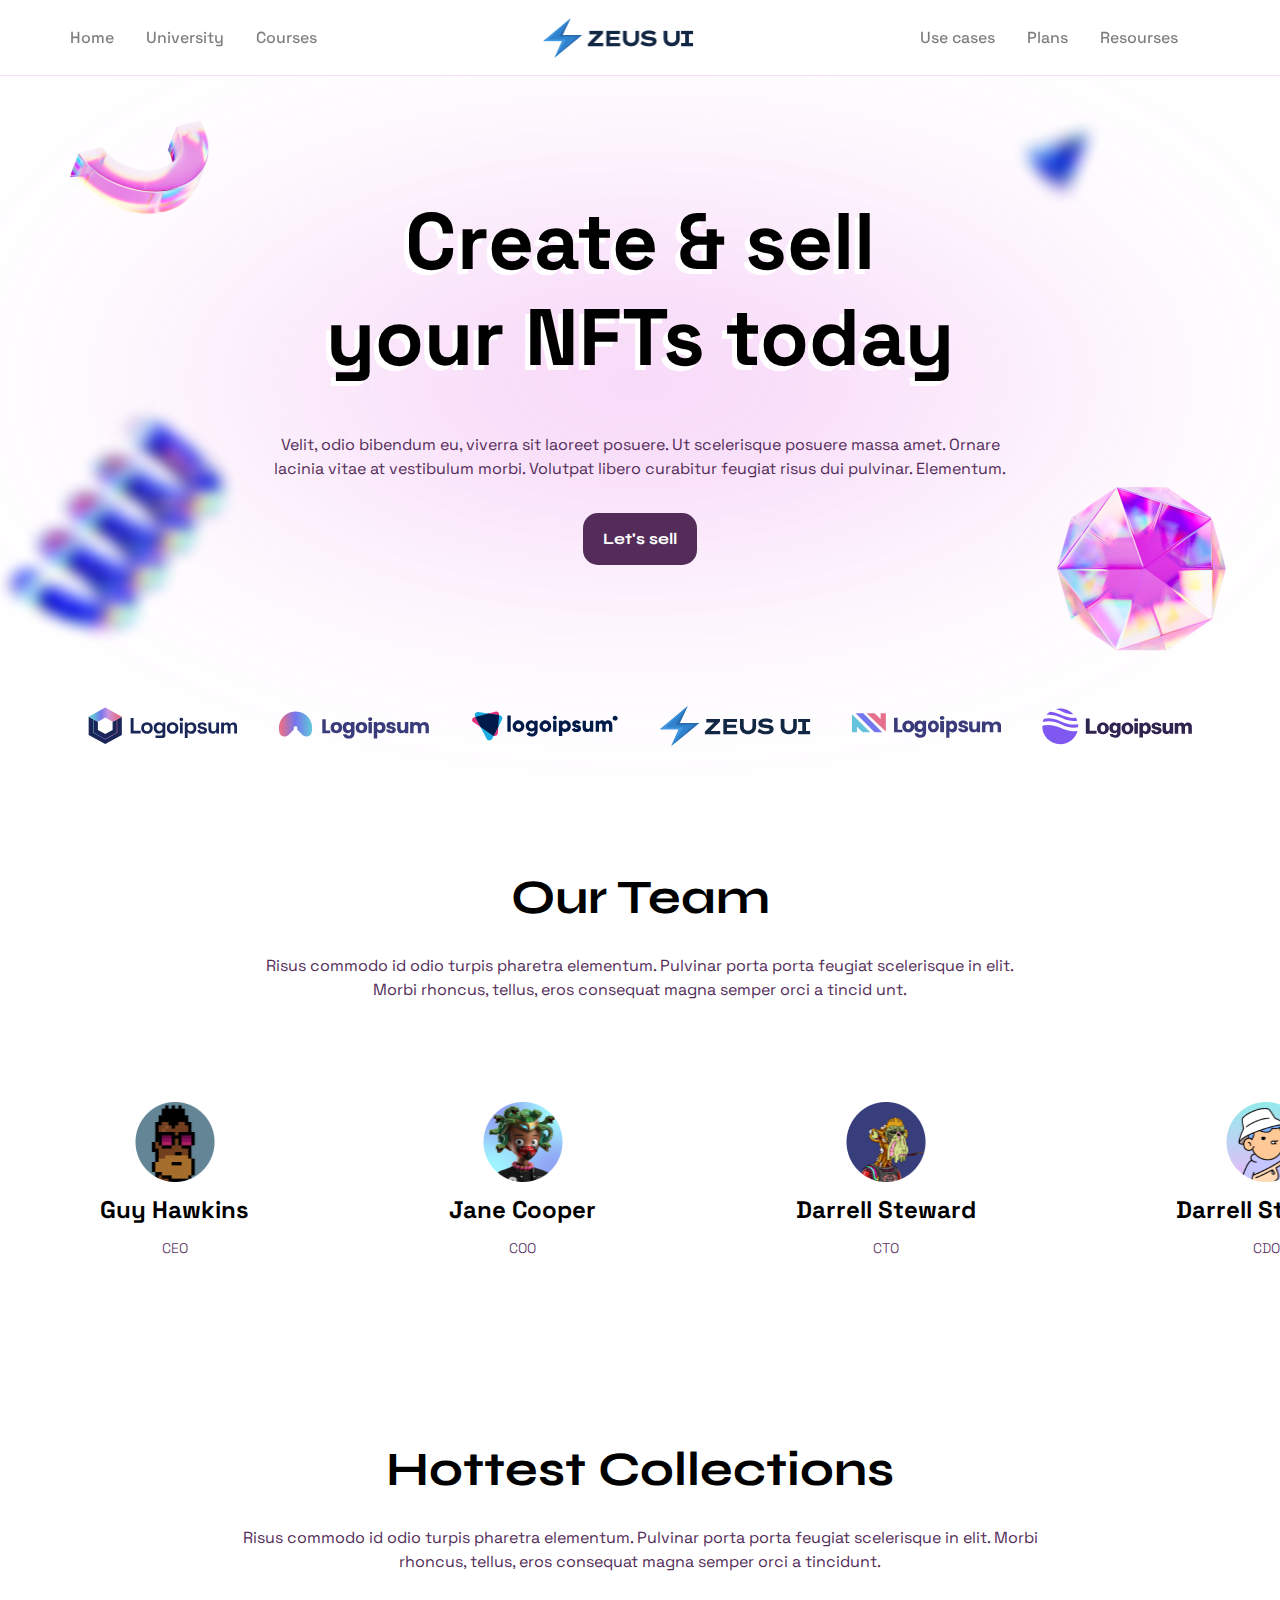
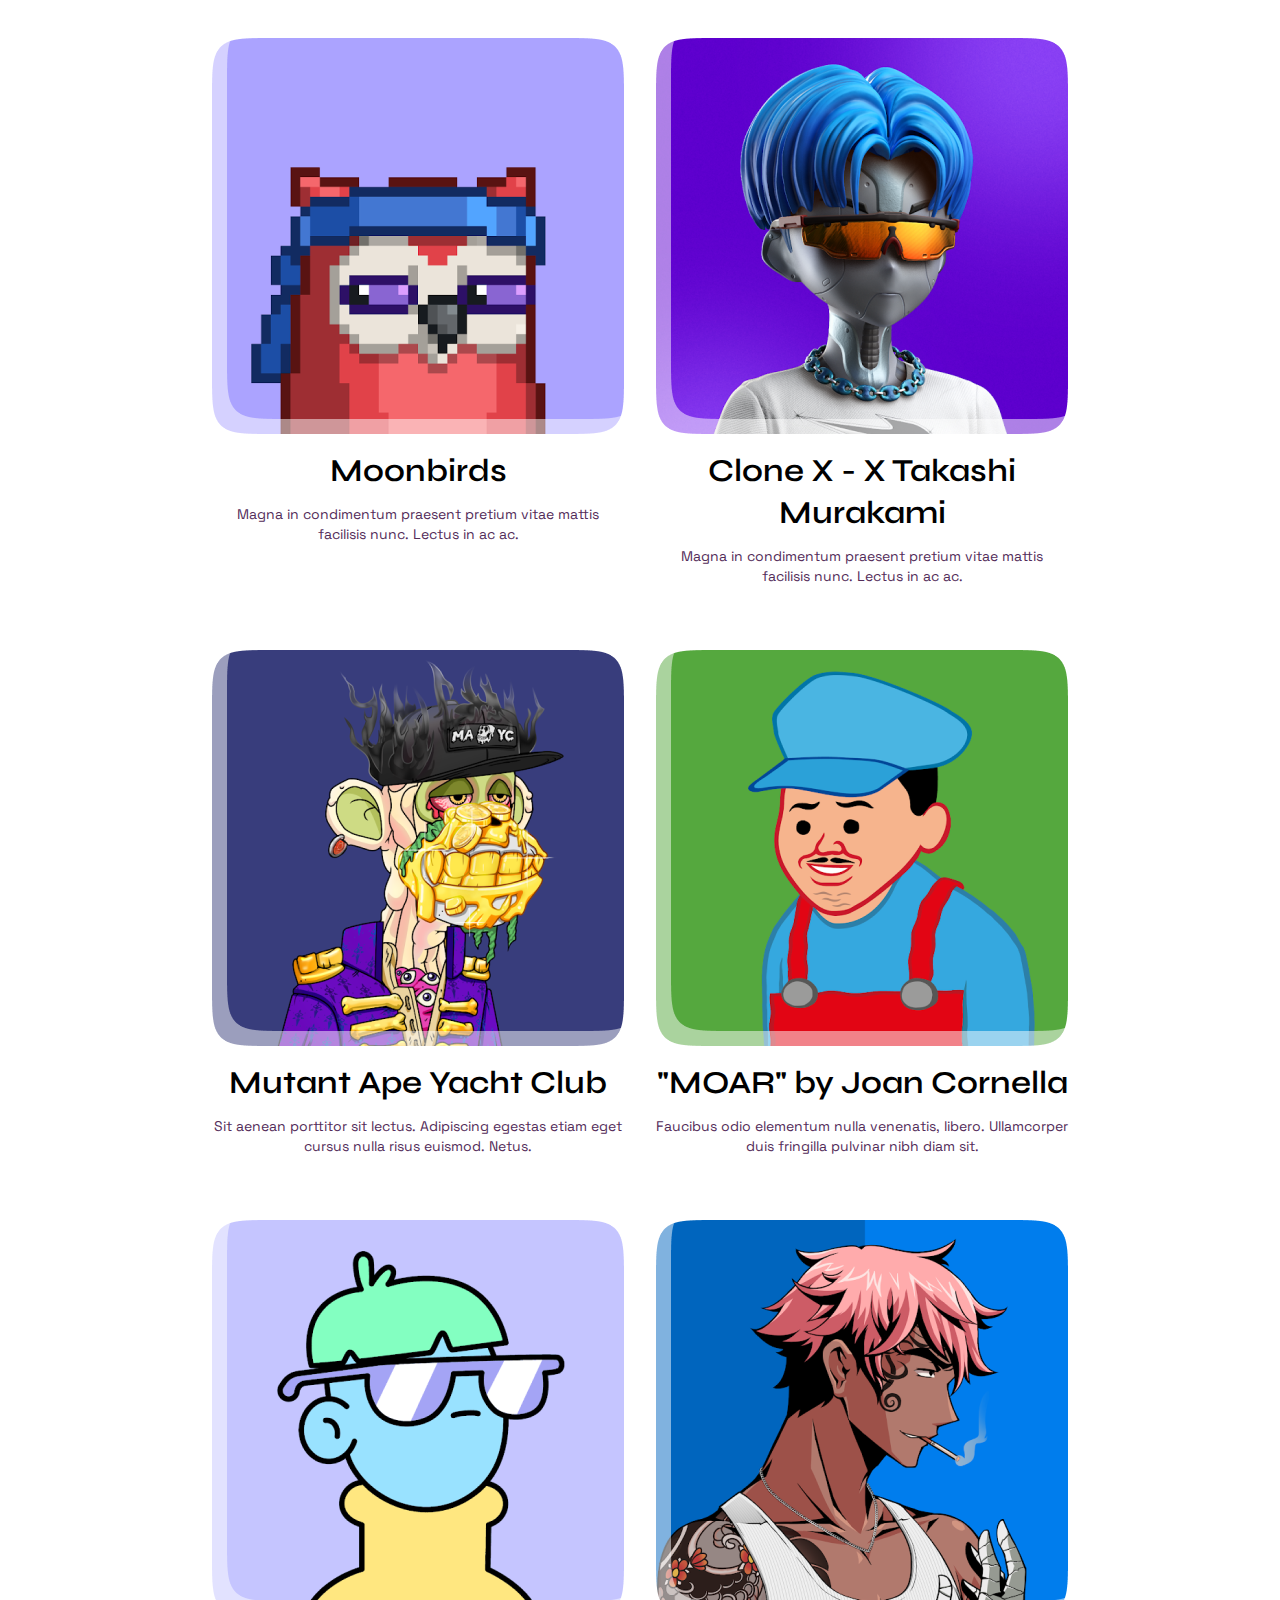
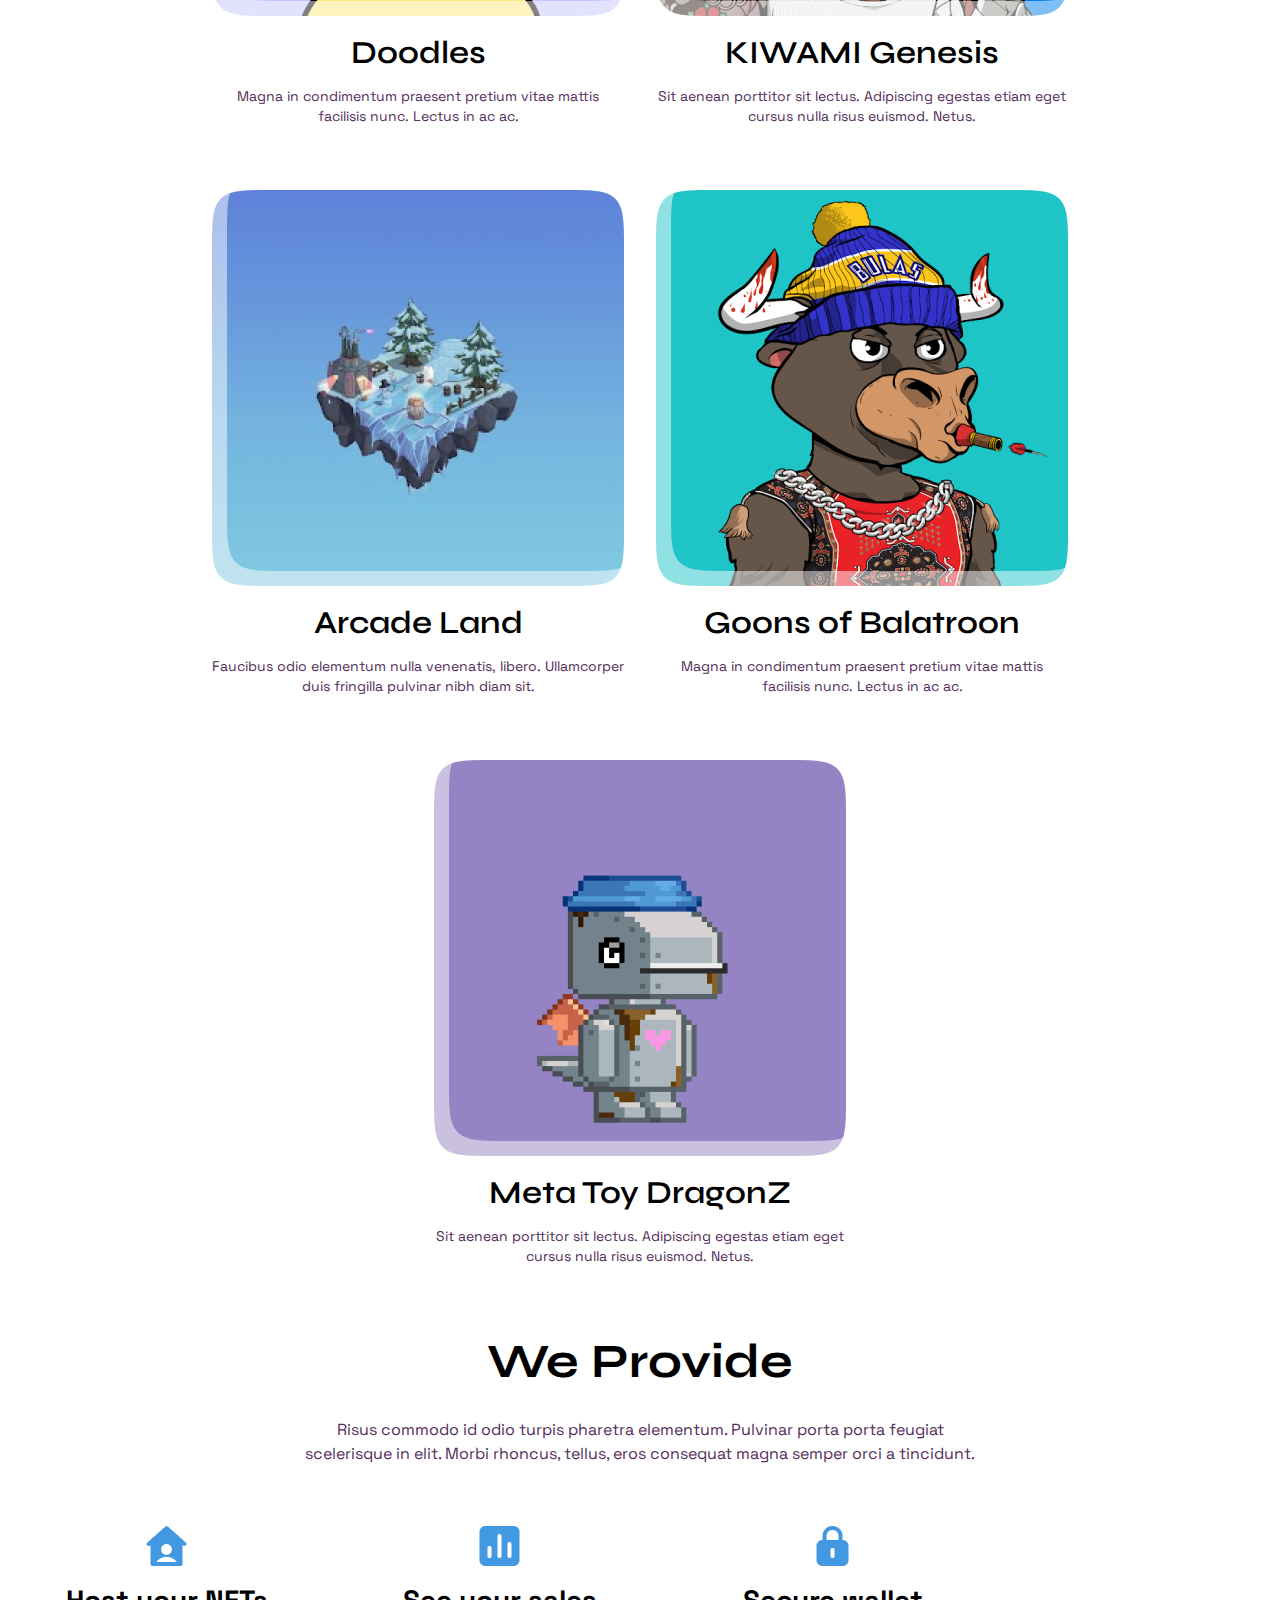
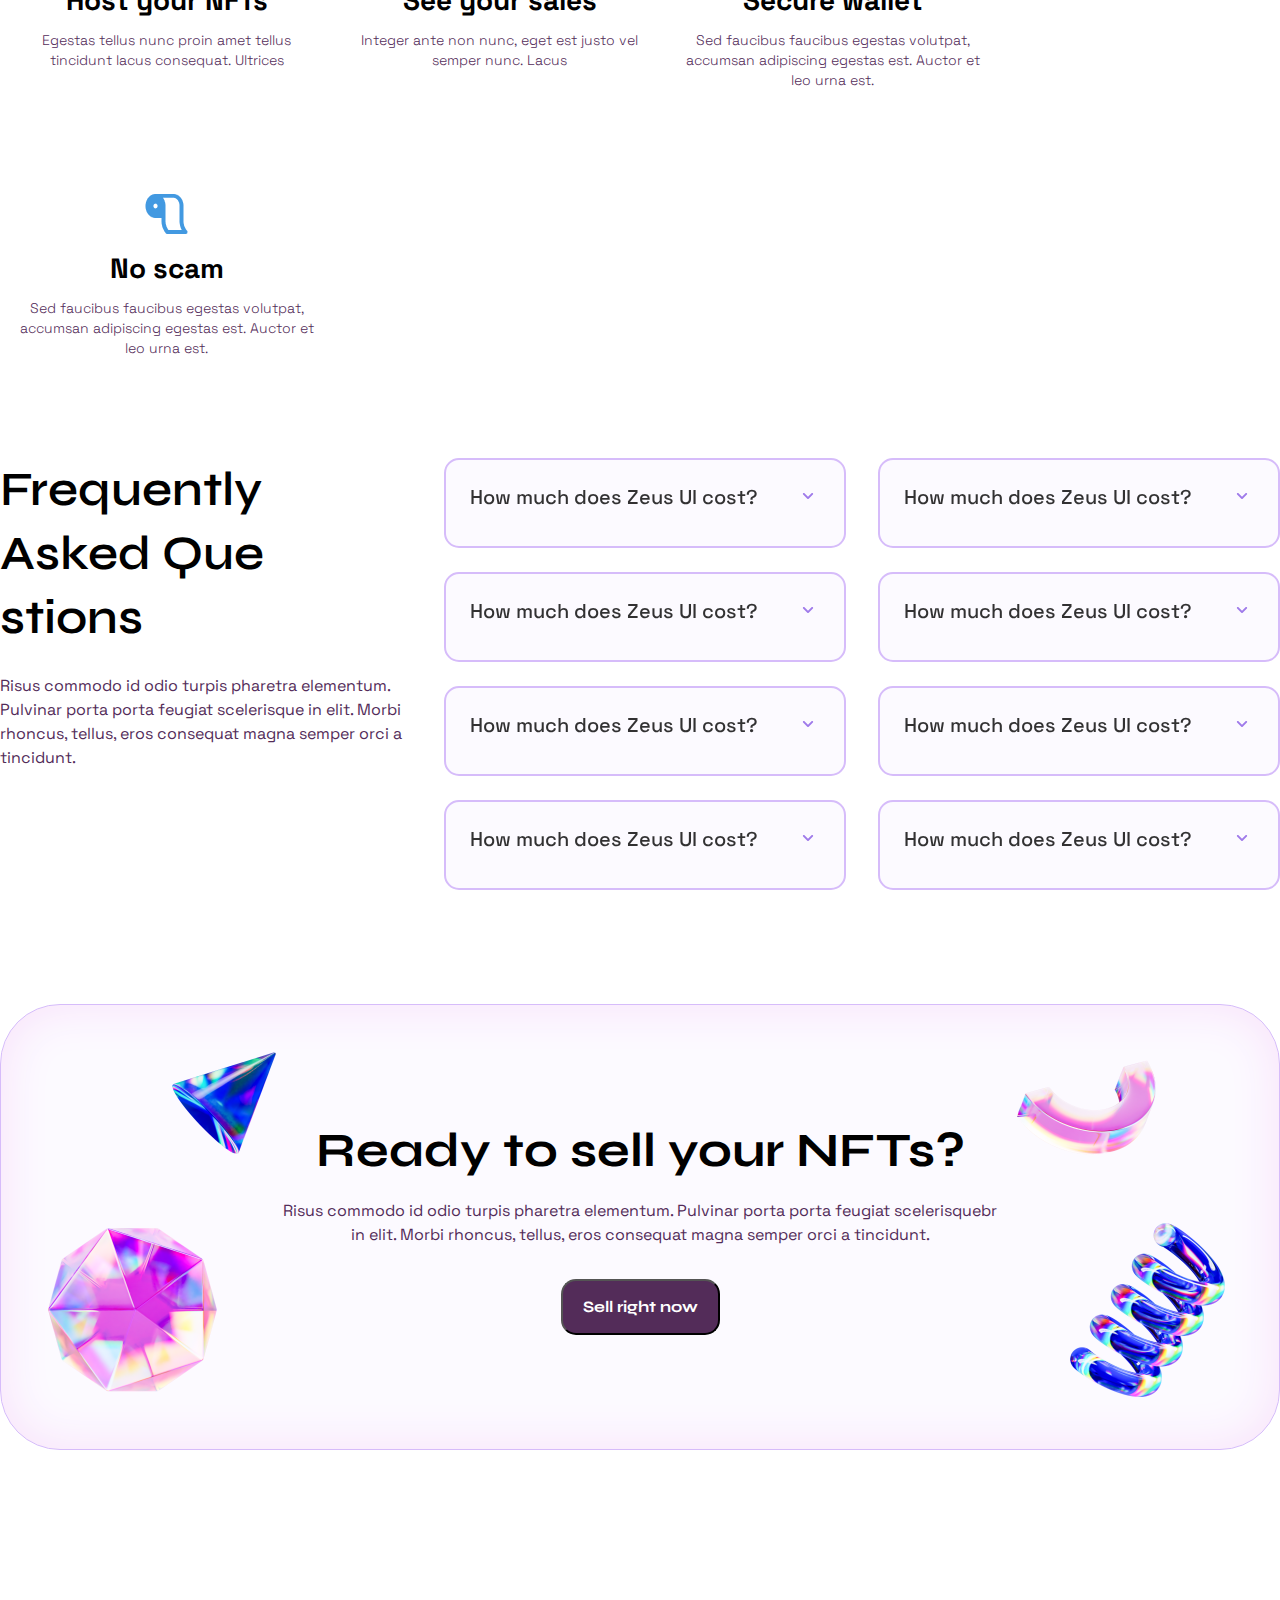
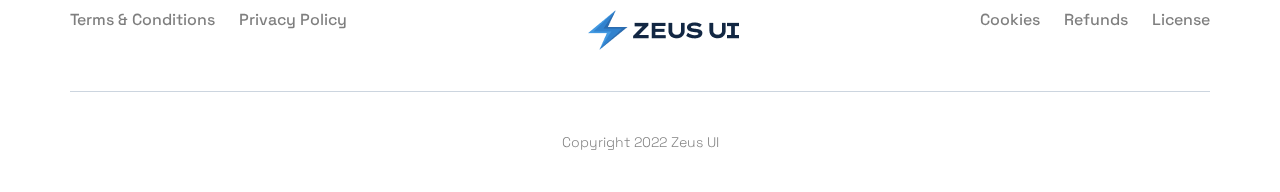
<file: index.html>
<!DOCTYPE html>
<html lang="en">
<head>
    <meta charset="UTF-8">
    <meta http-equiv="X-UA-Compatible" content="IE=edge">
    <meta name="viewport" content="width=device-width, initial-scale=1.0">

    <link rel="preconnect" href="https://fonts.googleapis.com">
    <link rel="preconnect" href="https://fonts.gstatic.com" crossorigin>
    <link href="https://fonts.googleapis.com/css2?family=Inter:wght@500;700&family=Pangolin&family=Space+Grotesk:wght@500&family=Syne:wght@500;600;700;800&display=swap" rel="stylesheet">

    <link rel="stylesheet" href="style.css">
    <link rel="preconnect" href="https://fonts.googleapis.com">
    <link rel="preconnect" href="https://fonts.gstatic.com" crossorigin>
    <link href="https://fonts.googleapis.com/css2?family=Inter:wght@500;700&family=Pangolin&family=Space+Grotesk:wght@500&display=swap" rel="stylesheet">
    <title>Test</title>
</head>
<body>
    
    <header>
        <div class="burger">
            <div class="line line-up"></div>
            <div class="line line-middle"></div>
            <div class="line line-down"></div>
        </div>
        <div class="menu__wrapper">
            <a href="#">Home</a>
            <a href="#">University</a>
            <a href="#">Courses</a>
        </div>
        <img src="./images/Logo.png" alt="logo">
        <div class="menu__wrapper">
            <a href="#">Use cases</a>
            <a href="#">Plans</a>
            <a href="#">Resourses</a>
        </div>
    </header>
    <div class="test">
        <div class="menu__burger">
            <a href="#">Home</a>
            <a href="#">University</a>
            <a href="#">Courses</a>
            <a href="#">Use cases</a>
            <a href="#">Plans</a>
            <a href="#">Resourses</a>
        </div>
    </div>

    <section class="section__sellNFT">
        <div class="sellNFT__bg"></div>
        <img class="sellNFT__img1" src="./images/section_sellNFT/1.png" alt="">
        <img class="sellNFT__img2" src="./images/section_sellNFT/2.png" alt="">
        <img class="sellNFT__img3" src="./images/section_sellNFT/3.png" alt="">
        <img class="sellNFT__img4" src="./images/section_sellNFT/4.png" alt="">
        <h1>Create & sell <br> your NFTs today</h1>
        <p>Velit, odio bibendum eu, viverra sit laoreet posuere. Ut scelerisque posuere massa amet. Ornare <br> lacinia vitae at vestibulum morbi. Volutpat libero curabitur feugiat risus dui pulvinar. Elementum.</p>
        <button>Let's sell</button>                                                                     
    </section>

    <section class="section__partners">
        <div class="wrapper">
            <img src="./images/section_partners/1.svg" alt="">
            <img src="./images/section_partners/2.svg" alt="">
            <img src="./images/section_partners/3.svg" alt="">
            <img src="./images/section_partners/4.svg" alt="">
            <img src="./images/section_partners/5.svg" alt="">
            <img src="./images/section_partners/6.svg" alt="">
        </div>
    </section>

    <section class="section__team">
        <div class="nft__h2">
            Our Team
        </div>
        <div class="nft__h3">
            Risus commodo id odio turpis pharetra elementum. Pulvinar porta porta feugiat scelerisque in elit. <br> Morbi rhoncus, tellus, eros consequat magna semper orci a tincid unt.
        </div>

        <div class="wrapper">
            <div class="team__wrapper">
                <img src="./images/section_team/1.png" alt="">
                <p>Guy Hawkins</p>
                <span>CEO</span>
            </div>

            <div class="team__wrapper">
                <img src="./images/section_team/2.png" alt="">
                <p>Jane Cooper</p>
                <span>COO</span>
            </div>

            <div class="team__wrapper">
                <img src="./images/section_team/3.png" alt="">
                <p>Darrell Steward</p>
                <span>CTO</span>
            </div>

            <div class="team__wrapper">
                <img src="./images/section_team/4.png" alt="">
                <p>Darrell Steward</p>
                <span>CDO</span>
            </div>
        </div>
    </section>

    <section class="section__collection">
        <div class="nft__h2">
            Hottest Collections
        </div>
        <div class="nft__h3">
            Risus commodo id odio turpis pharetra elementum. Pulvinar porta porta feugiat scelerisque in elit. Morbi <br> rhoncus, tellus, eros consequat magna semper orci a tincidunt.
        </div>

        <div class="wrapper">
            <div class="collection__wrapper">
                <img src="./images/section_collection/1.png" alt="">
                <p>
                    Moonbirds
                </p>
                <span>
                    Magna in condimentum praesent pretium vitae mattis facilisis nunc. Lectus in ac ac.
                </span>
            </div>

            <div class="collection__wrapper">
                <img src="./images/section_collection/2.png" alt="">
                <p>
                    Clone X - X Takashi Murakami
                </p>
                <span>
                    Magna in condimentum praesent pretium vitae mattis facilisis nunc. Lectus in ac ac.
                </span>
            </div>

            <div class="collection__wrapper">
                <img src="./images/section_collection/3.png" alt="">
                <p>
                    Mutant Ape Yacht Club
                </p>
                <span>
                    Sit aenean porttitor sit lectus. Adipiscing egestas etiam eget cursus nulla risus euismod. Netus.
                </span>
            </div>

            <div class="collection__wrapper">
                <img src="./images/section_collection/4.png" alt="">
                <p>
                    "MOAR" by Joan Cornella
                </p>
                <span>
                    Faucibus odio elementum nulla venenatis, libero. Ullamcorper duis fringilla pulvinar nibh diam sit.
                </span>
            </div>

            <div class="collection__wrapper">
                <img src="./images/section_collection/5.png" alt="">
                <p>
                    Doodles
                </p>
                <span>
                    Magna in condimentum praesent pretium vitae mattis facilisis nunc. Lectus in ac ac.
                </span>
            </div>

            <div class="collection__wrapper">
                <img src="./images/section_collection/6.png" alt="">
                <p>
                    KIWAMI Genesis
                </p>
                <span>
                    Sit aenean porttitor sit lectus. Adipiscing egestas etiam eget cursus nulla risus euismod. Netus.
                </span>
            </div>

            <div class="collection__wrapper">
                <img src="./images/section_collection/7.png" alt="">
                <p>
                    Arcade Land
                </p>
                <span>
                    Faucibus odio elementum nulla venenatis, libero. Ullamcorper duis fringilla pulvinar nibh diam sit.
                </span>
            </div>

            <div class="collection__wrapper">
                <img src="./images/section_collection/8.png" alt="">
                <p>
                    Goons of Balatroon
                </p>
                <span>
                    Magna in condimentum praesent pretium vitae mattis facilisis nunc. Lectus in ac ac.
                </span>
            </div>

            <div class="collection__wrapper">
                <img src="./images/section_collection/9.png" alt="">
                <p>
                    Meta Toy DragonZ
                </p>
                <span>
                    Sit aenean porttitor sit lectus. Adipiscing egestas etiam eget cursus nulla risus euismod. Netus.
                </span>
            </div>
        </div>
    </section>

    <section class="section__provide">
        <div class="nft__h2">
            We Provide
        </div>
        <div class="nft__h3">
            Risus commodo id odio turpis pharetra elementum. Pulvinar porta porta feugiat <br> scelerisque in elit. Morbi rhoncus, tellus, eros consequat magna semper orci a tincidunt.
        </div>
        <div class="wrapper">
            <div class="provide__wrapper">
                <img src="./images/section_provide/1.png" alt="">
                <p>Host your NFTs</p>
                <span>Egestas tellus nunc proin amet tellus tincidunt lacus consequat. Ultrices</span>
            </div>

            <div class="provide__wrapper">
                <img src="./images/section_provide/2.png" alt="">
                <p>See your sales</p>
                <span>Integer ante non nunc, eget est justo vel semper nunc. Lacus</span>
            </div>

            <div class="provide__wrapper">
                <img src="./images/section_provide/3.png" alt="">
                <p>Secure wallet</p>
                <span>Sed faucibus faucibus egestas volutpat, accumsan adipiscing egestas est. Auctor et leo urna est.</span>
            </div>

            <div class="provide__wrapper">
                <img src="./images/section_provide/4.png" alt="">
                <p>No scam</p>
                <span>Sed faucibus faucibus egestas volutpat, accumsan adipiscing egestas est. Auctor et leo urna est.</span>
            </div>
        </div>
    </section>

    <!-- start section__qanda -->
    <section class="section__qanda">

        <div class="text__wrapper">
            <h2>Frequently Asked Que stions</h2>
            <h3>Risus commodo id odio turpis pharetra elementum. Pulvinar porta porta feugiat scelerisque in elit. Morbi rhoncus, tellus, eros consequat magna semper orci a tincidunt.</h3>

        </div>
        
        <div class="wrapper1">
            <div class="qa__wrapper">
                <p>How much does Zeus UI cost?</p>
                <svg style="transition: .3s;" id="btn" xmlns="http://www.w3.org/2000/svg" width="24" height="24" viewBox="0 0 24 24" fill="none">
                    <path d="M16.9 9.1999C16.5 8.7999 15.9 8.7999 15.5 9.1999L12 12.6999L8.49999 9.1999C8.09999 8.7999 7.49999 8.7999 7.09999 9.1999C6.69999 9.5999 6.69999 10.1999 7.09999 10.5999L11.3 14.7999C11.5 14.9999 11.7 15.0999 12 15.0999C12.3 15.0999 12.5 14.9999 12.7 14.7999L16.9 10.5999C17.3 10.1999 17.3 9.5999 16.9 9.1999Z" fill="#9F7AEA"/>
                  </svg>
                <span class="span" style="max-height: 0px;">This FAQ section is now in the expanded state, so you see how it looks. Rhoncus sed facilisi sed amet. Tristique commodo sodales.</span>
            </div>
    
            <div class="qa__wrapper">
                <p>How much does Zeus UI cost?</p>
                <svg style="transition: .3s;" id="btn" xmlns="http://www.w3.org/2000/svg" width="24" height="24" viewBox="0 0 24 24" fill="none">
                    <path d="M16.9 9.1999C16.5 8.7999 15.9 8.7999 15.5 9.1999L12 12.6999L8.49999 9.1999C8.09999 8.7999 7.49999 8.7999 7.09999 9.1999C6.69999 9.5999 6.69999 10.1999 7.09999 10.5999L11.3 14.7999C11.5 14.9999 11.7 15.0999 12 15.0999C12.3 15.0999 12.5 14.9999 12.7 14.7999L16.9 10.5999C17.3 10.1999 17.3 9.5999 16.9 9.1999Z" fill="#9F7AEA"/>
                  </svg>
                <span class="span" style="max-height: 0px;">This FAQ section is now in the expanded state, so you see how it looks. Rhoncus sed facilisi sed amet. Tristique commodo sodales.</span>
            </div>
    
            <div class="qa__wrapper">
                <p>How much does Zeus UI cost?</p>
                <svg style="transition: .3s;" id="btn" xmlns="http://www.w3.org/2000/svg" width="24" height="24" viewBox="0 0 24 24" fill="none">
                    <path d="M16.9 9.1999C16.5 8.7999 15.9 8.7999 15.5 9.1999L12 12.6999L8.49999 9.1999C8.09999 8.7999 7.49999 8.7999 7.09999 9.1999C6.69999 9.5999 6.69999 10.1999 7.09999 10.5999L11.3 14.7999C11.5 14.9999 11.7 15.0999 12 15.0999C12.3 15.0999 12.5 14.9999 12.7 14.7999L16.9 10.5999C17.3 10.1999 17.3 9.5999 16.9 9.1999Z" fill="#9F7AEA"/>
                  </svg>
                <span class="span" style="max-height: 0px;">This FAQ section is now in the expanded state, so you see how it looks. Rhoncus sed facilisi sed amet. Tristique commodo sodales.</span>
            </div>

            <div class="qa__wrapper">
                <p>How much does Zeus UI cost?</p>
                <svg style="transition: .3s;" id="btn" xmlns="http://www.w3.org/2000/svg" width="24" height="24" viewBox="0 0 24 24" fill="none">
                    <path d="M16.9 9.1999C16.5 8.7999 15.9 8.7999 15.5 9.1999L12 12.6999L8.49999 9.1999C8.09999 8.7999 7.49999 8.7999 7.09999 9.1999C6.69999 9.5999 6.69999 10.1999 7.09999 10.5999L11.3 14.7999C11.5 14.9999 11.7 15.0999 12 15.0999C12.3 15.0999 12.5 14.9999 12.7 14.7999L16.9 10.5999C17.3 10.1999 17.3 9.5999 16.9 9.1999Z" fill="#9F7AEA"/>
                  </svg>
                <span class="span" style="max-height: 0px;">This FAQ section is now in the expanded state, so you see how it looks. Rhoncus sed facilisi sed amet. Tristique commodo sodales.</span>
            </div>
        </div>

        <div class="wrapper2">
            <div class="qa__wrapper">
                <p>How much does Zeus UI cost?</p>
                <svg style="transition: .3s;" id="btn" xmlns="http://www.w3.org/2000/svg" width="24" height="24" viewBox="0 0 24 24" fill="none">
                    <path d="M16.9 9.1999C16.5 8.7999 15.9 8.7999 15.5 9.1999L12 12.6999L8.49999 9.1999C8.09999 8.7999 7.49999 8.7999 7.09999 9.1999C6.69999 9.5999 6.69999 10.1999 7.09999 10.5999L11.3 14.7999C11.5 14.9999 11.7 15.0999 12 15.0999C12.3 15.0999 12.5 14.9999 12.7 14.7999L16.9 10.5999C17.3 10.1999 17.3 9.5999 16.9 9.1999Z" fill="#9F7AEA"/>
                  </svg>
                <span class="span" style="max-height: 0px;">This FAQ section is now in the expanded state, so you see how it looks. Rhoncus sed facilisi sed amet. Tristique commodo sodales.</span>
            </div>
    
            <div class="qa__wrapper">
                <p>How much does Zeus UI cost?</p>
                <svg style="transition: .3s;" id="btn" xmlns="http://www.w3.org/2000/svg" width="24" height="24" viewBox="0 0 24 24" fill="none">
                    <path d="M16.9 9.1999C16.5 8.7999 15.9 8.7999 15.5 9.1999L12 12.6999L8.49999 9.1999C8.09999 8.7999 7.49999 8.7999 7.09999 9.1999C6.69999 9.5999 6.69999 10.1999 7.09999 10.5999L11.3 14.7999C11.5 14.9999 11.7 15.0999 12 15.0999C12.3 15.0999 12.5 14.9999 12.7 14.7999L16.9 10.5999C17.3 10.1999 17.3 9.5999 16.9 9.1999Z" fill="#9F7AEA"/>
                  </svg>
                <span class="span" style="max-height: 0px;">This FAQ section is now in the expanded state, so you see how it looks. Rhoncus sed facilisi sed amet. Tristique commodo sodales.</span>
            </div>
    
            <div class="qa__wrapper">
                <p>How much does Zeus UI cost?</p>
                <svg style="transition: .3s;" id="btn" xmlns="http://www.w3.org/2000/svg" width="24" height="24" viewBox="0 0 24 24" fill="none">
                    <path d="M16.9 9.1999C16.5 8.7999 15.9 8.7999 15.5 9.1999L12 12.6999L8.49999 9.1999C8.09999 8.7999 7.49999 8.7999 7.09999 9.1999C6.69999 9.5999 6.69999 10.1999 7.09999 10.5999L11.3 14.7999C11.5 14.9999 11.7 15.0999 12 15.0999C12.3 15.0999 12.5 14.9999 12.7 14.7999L16.9 10.5999C17.3 10.1999 17.3 9.5999 16.9 9.1999Z" fill="#9F7AEA"/>
                  </svg>
                <span class="span" style="max-height: 0px;">This FAQ section is now in the expanded state, so you see how it looks. Rhoncus sed facilisi sed amet. Tristique commodo sodales.</span>
            </div>

            <div class="qa__wrapper">
                <p>How much does Zeus UI cost?</p>
                <svg style="transition: .3s;" id="btn" xmlns="http://www.w3.org/2000/svg" width="24" height="24" viewBox="0 0 24 24" fill="none">
                    <path d="M16.9 9.1999C16.5 8.7999 15.9 8.7999 15.5 9.1999L12 12.6999L8.49999 9.1999C8.09999 8.7999 7.49999 8.7999 7.09999 9.1999C6.69999 9.5999 6.69999 10.1999 7.09999 10.5999L11.3 14.7999C11.5 14.9999 11.7 15.0999 12 15.0999C12.3 15.0999 12.5 14.9999 12.7 14.7999L16.9 10.5999C17.3 10.1999 17.3 9.5999 16.9 9.1999Z" fill="#9F7AEA"/>
                  </svg>
                <span class="span" style="max-height: 0px;">This FAQ section is now in the expanded state, so you see how it looks. Rhoncus sed facilisi sed amet. Tristique commodo sodales.</span>
            </div>
    
        </div>

        <script>
            // let btn = document.querySelector('#btn');
            // let span = document.querySelector('.span');
            let qa__wrapper = document.querySelectorAll('.qa__wrapper');

            for(let elem of qa__wrapper) {
                elem.addEventListener('click', function() {
                    let span = elem.childNodes[5];
                    let btn = elem.childNodes[3];
                    let qa__wrapper = elem;

                if (span.style.maxHeight === '0px') {
                    span.style.maxHeight = span.scrollHeight + 'px';
                    qa__wrapper.style.background = 'white';
                    btn.style.transform = 'rotate(180deg)';
                } else {
                    span.style.maxHeight = 0;
                    qa__wrapper.style.background = '#fcfaff';
                    btn.style.transform = 'rotate(0deg)';
                }
                   
                })
            }
        </script>
    </section>
    <!-- end section__qanda -->

    <!-- start section__ready -->
    <div class="section__ready">
        <div class="ready__wrapper">
            <img src="./images/section_ready/left-img.png" alt="">
            <img src="./images/section_ready/right-img.png" alt="">
            <h2>Ready to sell your NFTs?</h2>
            <h3>Risus commodo id odio turpis pharetra elementum. Pulvinar porta porta feugiat scelerisquebr <br> in elit. Morbi rhoncus, tellus, eros consequat magna semper orci a tincidunt.</h3>
            <button>Sell right now</button>
        </div>
    </div>
    <!-- end section__ready -->

    <!-- start footer -->
    <footer>
        <div class="top">
            <div class="a__wrapper">
                <a href="#">Terms & Conditions</a>
                <a href="#">Privacy Policy</a>
            </div>
            <img src="./images/Logo.png" alt="logo">
            <div class="a__wrapper">
                <a href="#">Cookies</a>
                <a href="#">Refunds</a>
                <a href="#">License</a>
            </div>
        </div>
        <div class="bottom">
            Copyright 2022 Zeus UI
        </div>
    </footer>
    <!-- end footer -->

    
    
    <script src="main.js"></script>
</body>
</html>
</file>
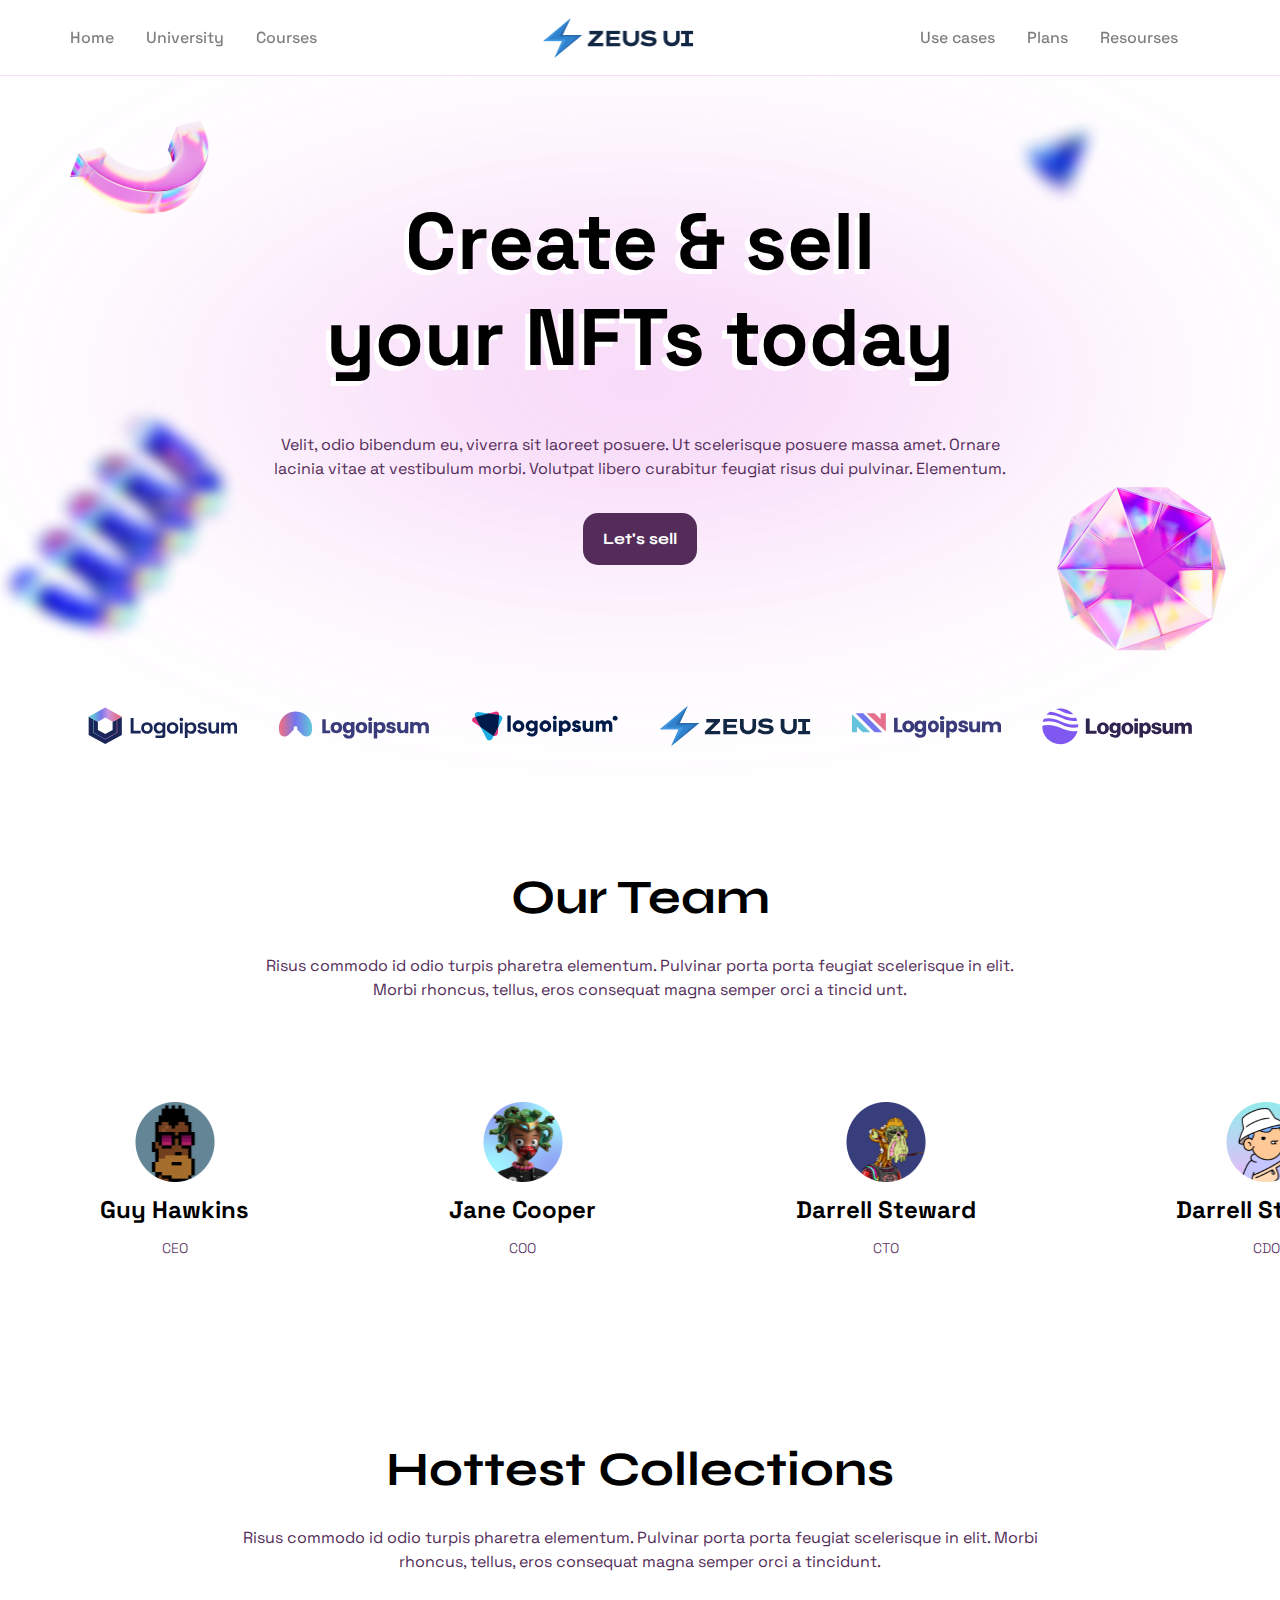
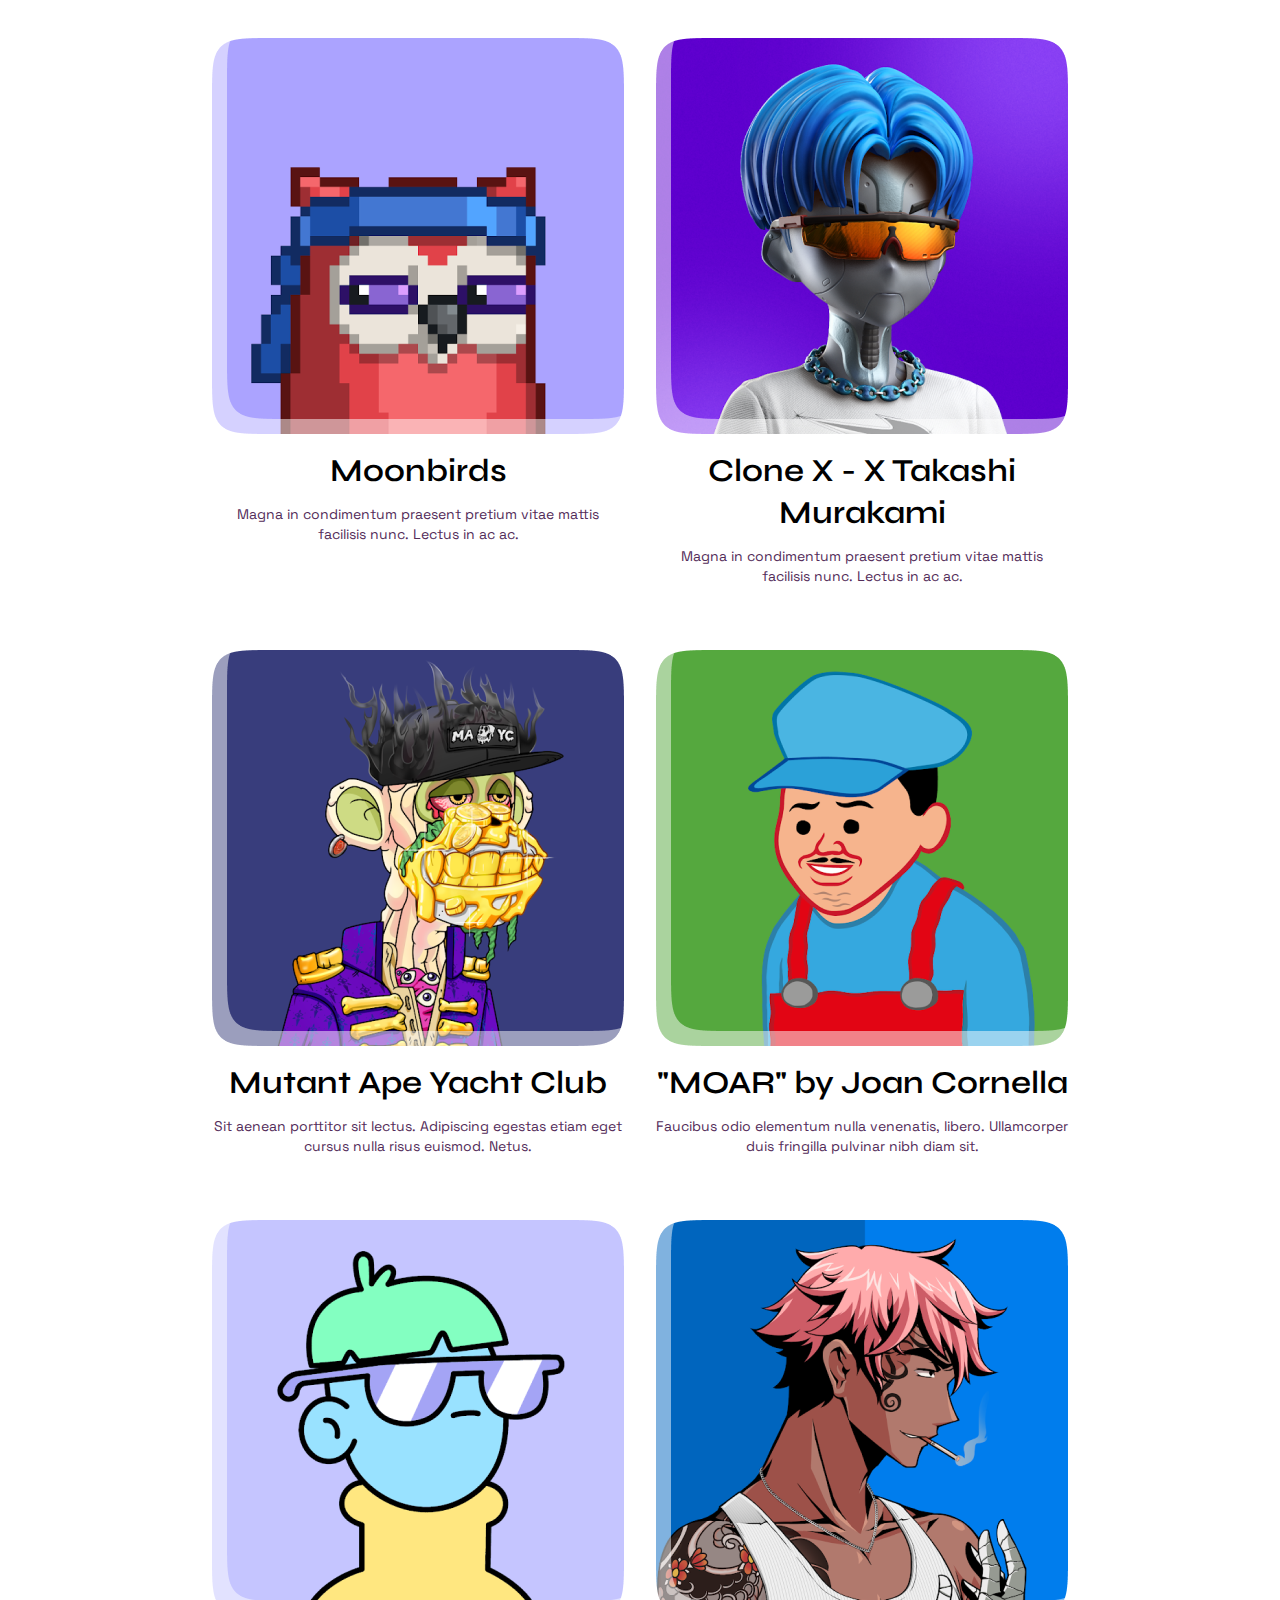
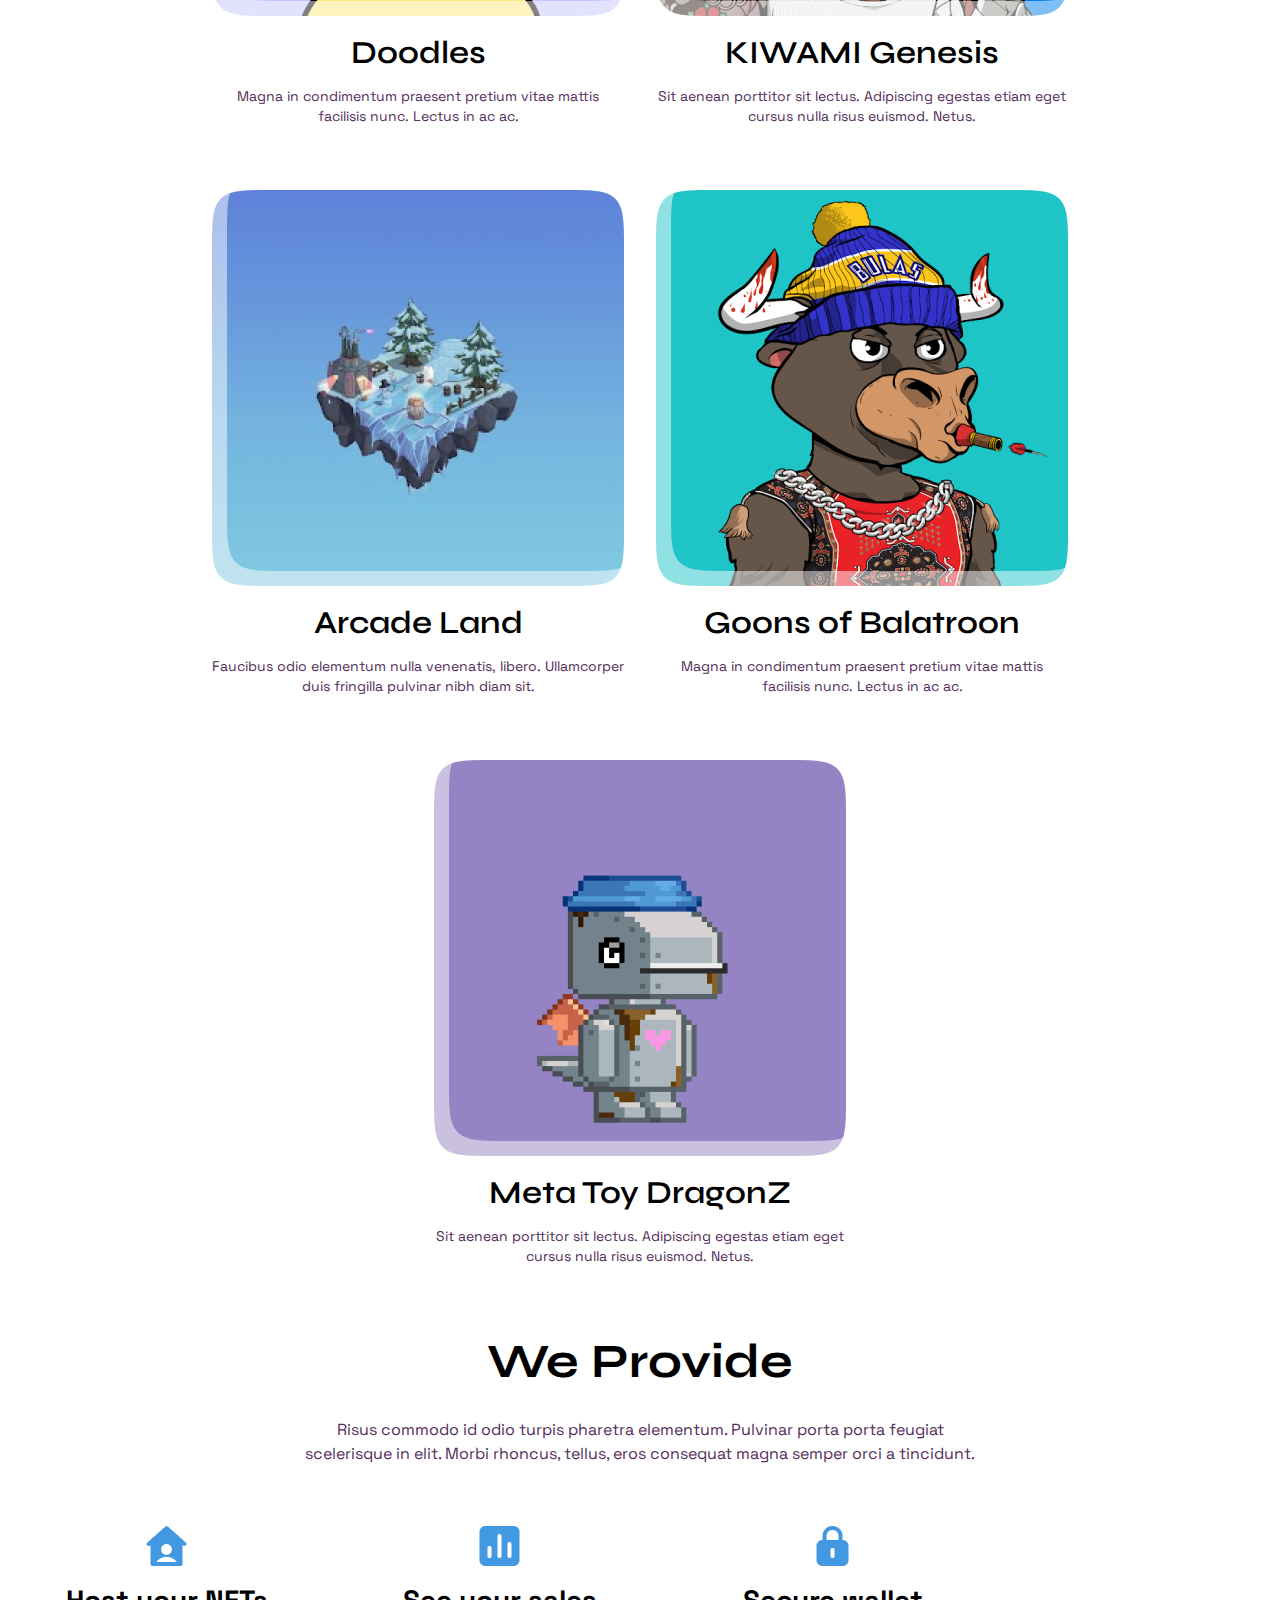
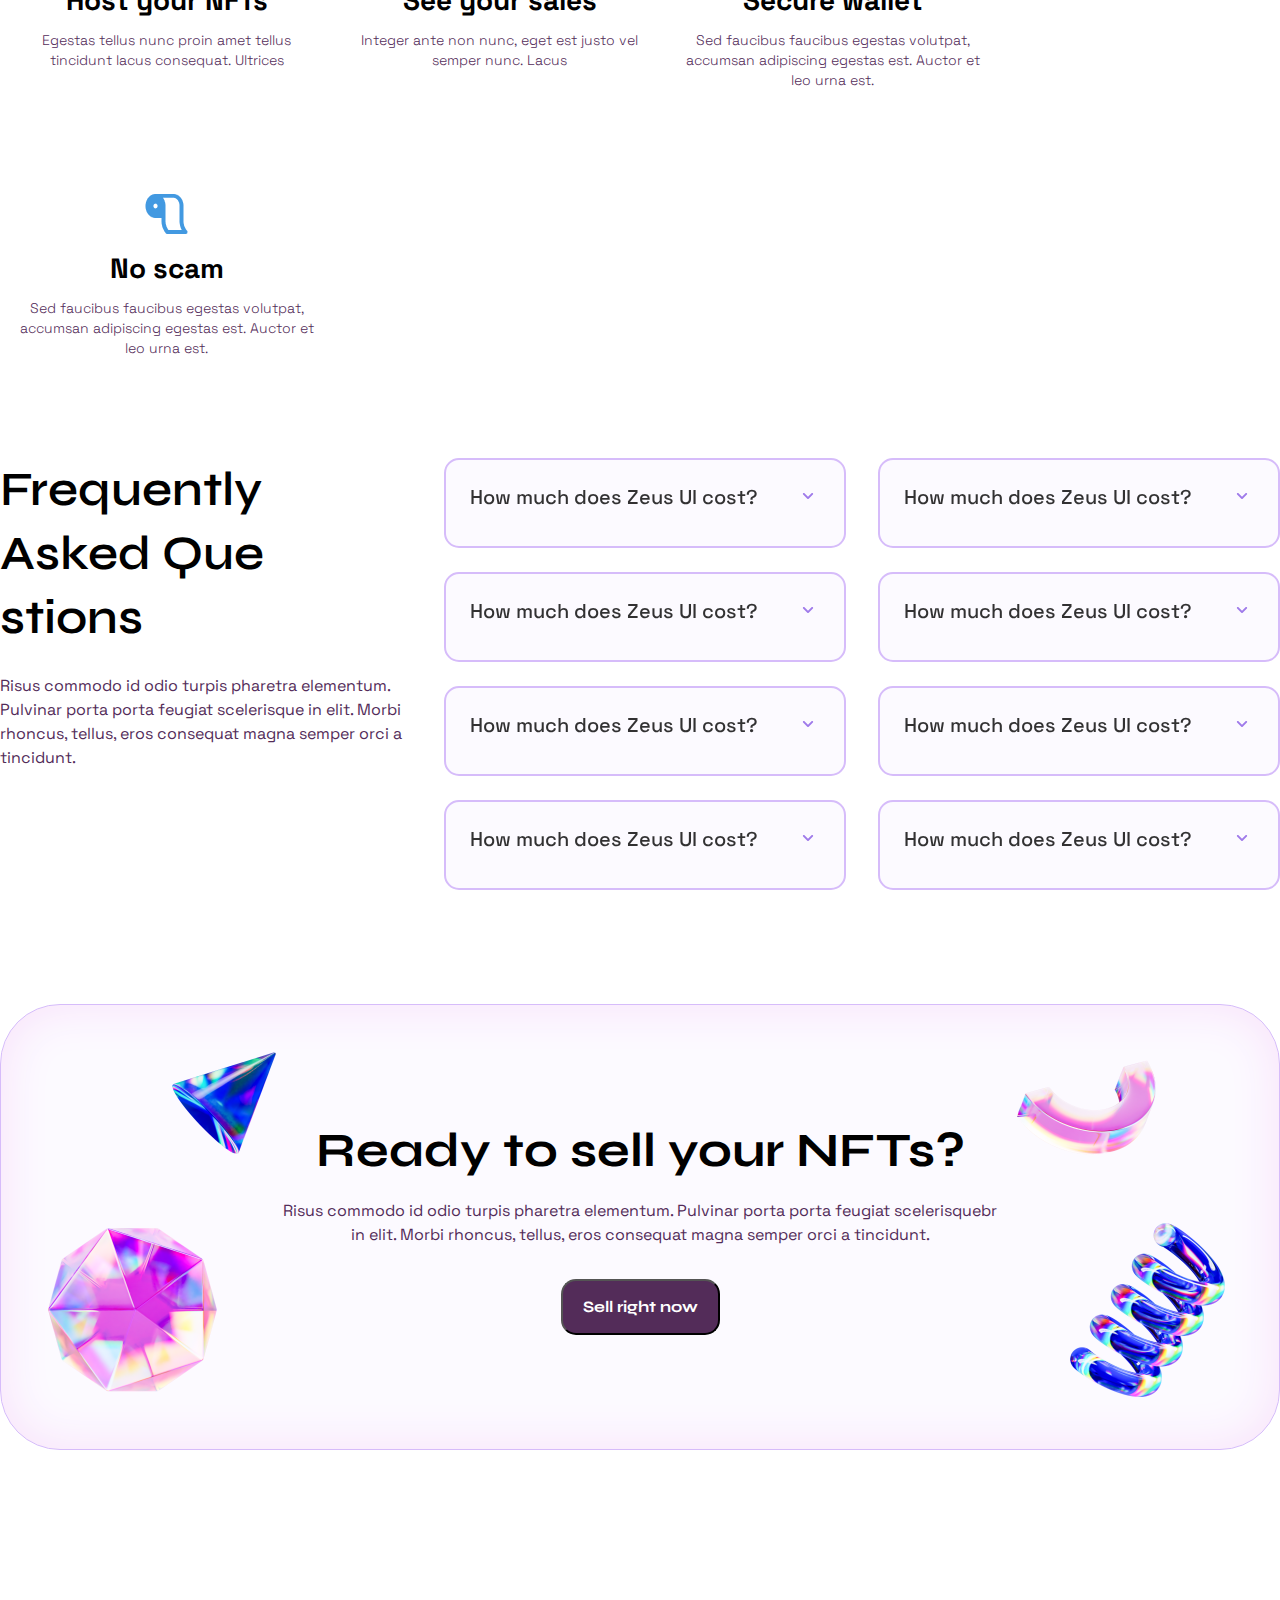
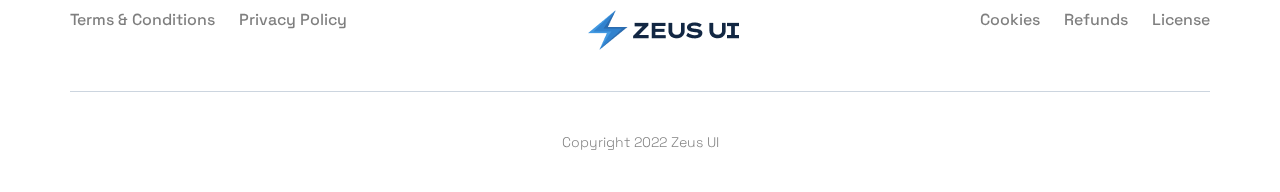
<file: temp.html>
<!DOCTYPE html>
<html lang="en">
<head>
    <meta charset="UTF-8">
    <meta http-equiv="X-UA-Compatible" content="IE=edge">
    <meta name="viewport" content="width=device-width, initial-scale=1.0">

    <link rel="preconnect" href="https://fonts.googleapis.com">
    <link rel="preconnect" href="https://fonts.gstatic.com" crossorigin>
    <link href="https://fonts.googleapis.com/css2?family=Inter:wght@500;700&family=Pangolin&family=Space+Grotesk:wght@500&family=Syne:wght@500;600;700;800&display=swap" rel="stylesheet">

    <link rel="stylesheet" href="style.css">
    <link rel="preconnect" href="https://fonts.googleapis.com">
    <link rel="preconnect" href="https://fonts.gstatic.com" crossorigin>
    <link href="https://fonts.googleapis.com/css2?family=Inter:wght@500;700&family=Pangolin&family=Space+Grotesk:wght@500&display=swap" rel="stylesheet">
    <title>NFT sell</title>
</head>
<body>
    
    <header>
        <div class="burger">
            <div class="line line-up"></div>
            <div class="line line-middle"></div>
            <div class="line line-down"></div>
        </div>
        <div class="menu__wrapper">
            <a href="#">Home</a>
            <a href="#">University</a>
            <a href="#">Courses</a>
        </div>
        <img src="./images/Logo.png" alt="logo">
        <div class="menu__wrapper">
            <a href="#">Use cases</a>
            <a href="#">Plans</a>
            <a href="#">Resourses</a>
        </div>
    </header>
    <div class="test">
        <div class="menu__burger">
            <a href="#">Home</a>
            <a href="#">University</a>
            <a href="#">Courses</a>
            <a href="#">Use cases</a>
            <a href="#">Plans</a>
            <a href="#">Resourses</a>
        </div>
    </div>

    <section class="section__sellNFT">
        <div class="sellNFT__bg"></div>
        <img class="sellNFT__img1" src="./images/section_sellNFT/1.png" alt="">
        <img class="sellNFT__img2" src="./images/section_sellNFT/2.png" alt="">
        <img class="sellNFT__img3" src="./images/section_sellNFT/3.png" alt="">
        <img class="sellNFT__img4" src="./images/section_sellNFT/4.png" alt="">
        <h1>Create & sell <br> your NFTs today</h1>
        <p>Velit, odio bibendum eu, viverra sit laoreet posuere. Ut scelerisque posuere massa amet. Ornare <br> lacinia vitae at vestibulum morbi. Volutpat libero curabitur feugiat risus dui pulvinar. Elementum.</p>
        <button>Let's sell</button>                                                                     
    </section>

    <section class="section__partners">
        <div class="wrapper">
            <img src="./images/section_partners/1.svg" alt="">
            <img src="./images/section_partners/2.svg" alt="">
            <img src="./images/section_partners/3.svg" alt="">
            <img src="./images/section_partners/4.svg" alt="">
            <img src="./images/section_partners/5.svg" alt="">
            <img src="./images/section_partners/6.svg" alt="">
        </div>
    </section>

    <section class="section__team">
        <div class="nft__h2">
            Our Team
        </div>
        <div class="nft__h3">
            Risus commodo id odio turpis pharetra elementum. Pulvinar porta porta feugiat scelerisque in elit. <br> Morbi rhoncus, tellus, eros consequat magna semper orci a tincid unt.
        </div>

        <div class="wrapper">
            <div class="team__wrapper">
                <img src="./images/section_team/1.png" alt="">
                <p>Guy Hawkins</p>
                <span>CEO</span>
            </div>

            <div class="team__wrapper">
                <img src="./images/section_team/2.png" alt="">
                <p>Jane Cooper</p>
                <span>COO</span>
            </div>

            <div class="team__wrapper">
                <img src="./images/section_team/3.png" alt="">
                <p>Darrell Steward</p>
                <span>CTO</span>
            </div>

            <div class="team__wrapper">
                <img src="./images/section_team/4.png" alt="">
                <p>Darrell Steward</p>
                <span>CDO</span>
            </div>
        </div>
    </section>

    <section class="section__collection">
        <div class="nft__h2">
            Hottest Collections
        </div>
        <div class="nft__h3">
            Risus commodo id odio turpis pharetra elementum. Pulvinar porta porta feugiat scelerisque in elit. Morbi <br> rhoncus, tellus, eros consequat magna semper orci a tincidunt.
        </div>

        <div class="wrapper">
            <div class="collection__wrapper">
                <img src="./images/section_collection/1.png" alt="">
                <p>
                    Moonbirds
                </p>
                <span>
                    Magna in condimentum praesent pretium vitae mattis facilisis nunc. Lectus in ac ac.
                </span>
            </div>

            <div class="collection__wrapper">
                <img src="./images/section_collection/2.png" alt="">
                <p>
                    Clone X - X Takashi Murakami
                </p>
                <span>
                    Magna in condimentum praesent pretium vitae mattis facilisis nunc. Lectus in ac ac.
                </span>
            </div>

            <div class="collection__wrapper">
                <img src="./images/section_collection/3.png" alt="">
                <p>
                    Mutant Ape Yacht Club
                </p>
                <span>
                    Sit aenean porttitor sit lectus. Adipiscing egestas etiam eget cursus nulla risus euismod. Netus.
                </span>
            </div>

            <div class="collection__wrapper">
                <img src="./images/section_collection/4.png" alt="">
                <p>
                    "MOAR" by Joan Cornella
                </p>
                <span>
                    Faucibus odio elementum nulla venenatis, libero. Ullamcorper duis fringilla pulvinar nibh diam sit.
                </span>
            </div>

            <div class="collection__wrapper">
                <img src="./images/section_collection/5.png" alt="">
                <p>
                    Doodles
                </p>
                <span>
                    Magna in condimentum praesent pretium vitae mattis facilisis nunc. Lectus in ac ac.
                </span>
            </div>

            <div class="collection__wrapper">
                <img src="./images/section_collection/6.png" alt="">
                <p>
                    KIWAMI Genesis
                </p>
                <span>
                    Sit aenean porttitor sit lectus. Adipiscing egestas etiam eget cursus nulla risus euismod. Netus.
                </span>
            </div>

            <div class="collection__wrapper">
                <img src="./images/section_collection/7.png" alt="">
                <p>
                    Arcade Land
                </p>
                <span>
                    Faucibus odio elementum nulla venenatis, libero. Ullamcorper duis fringilla pulvinar nibh diam sit.
                </span>
            </div>

            <div class="collection__wrapper">
                <img src="./images/section_collection/8.png" alt="">
                <p>
                    Goons of Balatroon
                </p>
                <span>
                    Magna in condimentum praesent pretium vitae mattis facilisis nunc. Lectus in ac ac.
                </span>
            </div>

            <div class="collection__wrapper">
                <img src="./images/section_collection/9.png" alt="">
                <p>
                    Meta Toy DragonZ
                </p>
                <span>
                    Sit aenean porttitor sit lectus. Adipiscing egestas etiam eget cursus nulla risus euismod. Netus.
                </span>
            </div>
        </div>
    </section>

    <section class="section__provide">
        <div class="nft__h2">
            We Provide
        </div>
        <div class="nft__h3">
            Risus commodo id odio turpis pharetra elementum. Pulvinar porta porta feugiat <br> scelerisque in elit. Morbi rhoncus, tellus, eros consequat magna semper orci a tincidunt.
        </div>
        <div class="wrapper">
            <div class="provide__wrapper">
                <img src="./images/section_provide/1.png" alt="">
                <p>Host your NFTs</p>
                <span>Egestas tellus nunc proin amet tellus tincidunt lacus consequat. Ultrices</span>
            </div>

            <div class="provide__wrapper">
                <img src="./images/section_provide/2.png" alt="">
                <p>See your sales</p>
                <span>Integer ante non nunc, eget est justo vel semper nunc. Lacus</span>
            </div>

            <div class="provide__wrapper">
                <img src="./images/section_provide/3.png" alt="">
                <p>Secure wallet</p>
                <span>Sed faucibus faucibus egestas volutpat, accumsan adipiscing egestas est. Auctor et leo urna est.</span>
            </div>

            <div class="provide__wrapper">
                <img src="./images/section_provide/4.png" alt="">
                <p>No scam</p>
                <span>Sed faucibus faucibus egestas volutpat, accumsan adipiscing egestas est. Auctor et leo urna est.</span>
            </div>
        </div>
    </section>

    <!-- start section__qanda -->
    <section class="section__qanda">

        <div class="text__wrapper">
            <h2>Frequently Asked Que stions</h2>
            <h3>Risus commodo id odio turpis pharetra elementum. Pulvinar porta porta feugiat scelerisque in elit. Morbi rhoncus, tellus, eros consequat magna semper orci a tincidunt.</h3>

        </div>
        
        <div class="wrapper1">
            <div class="qa__wrapper">
                <p>How much does Zeus UI cost?</p>
                <svg style="transition: .3s;" id="btn" xmlns="http://www.w3.org/2000/svg" width="24" height="24" viewBox="0 0 24 24" fill="none">
                    <path d="M16.9 9.1999C16.5 8.7999 15.9 8.7999 15.5 9.1999L12 12.6999L8.49999 9.1999C8.09999 8.7999 7.49999 8.7999 7.09999 9.1999C6.69999 9.5999 6.69999 10.1999 7.09999 10.5999L11.3 14.7999C11.5 14.9999 11.7 15.0999 12 15.0999C12.3 15.0999 12.5 14.9999 12.7 14.7999L16.9 10.5999C17.3 10.1999 17.3 9.5999 16.9 9.1999Z" fill="#9F7AEA"/>
                  </svg>
                <span class="span" style="max-height: 0px;">This FAQ section is now in the expanded state, so you see how it looks. Rhoncus sed facilisi sed amet. Tristique commodo sodales.</span>
            </div>
    
            <div class="qa__wrapper">
                <p>How much does Zeus UI cost?</p>
                <svg style="transition: .3s;" id="btn" xmlns="http://www.w3.org/2000/svg" width="24" height="24" viewBox="0 0 24 24" fill="none">
                    <path d="M16.9 9.1999C16.5 8.7999 15.9 8.7999 15.5 9.1999L12 12.6999L8.49999 9.1999C8.09999 8.7999 7.49999 8.7999 7.09999 9.1999C6.69999 9.5999 6.69999 10.1999 7.09999 10.5999L11.3 14.7999C11.5 14.9999 11.7 15.0999 12 15.0999C12.3 15.0999 12.5 14.9999 12.7 14.7999L16.9 10.5999C17.3 10.1999 17.3 9.5999 16.9 9.1999Z" fill="#9F7AEA"/>
                  </svg>
                <span class="span" style="max-height: 0px;">This FAQ section is now in the expanded state, so you see how it looks. Rhoncus sed facilisi sed amet. Tristique commodo sodales.</span>
            </div>
    
            <div class="qa__wrapper">
                <p>How much does Zeus UI cost?</p>
                <svg style="transition: .3s;" id="btn" xmlns="http://www.w3.org/2000/svg" width="24" height="24" viewBox="0 0 24 24" fill="none">
                    <path d="M16.9 9.1999C16.5 8.7999 15.9 8.7999 15.5 9.1999L12 12.6999L8.49999 9.1999C8.09999 8.7999 7.49999 8.7999 7.09999 9.1999C6.69999 9.5999 6.69999 10.1999 7.09999 10.5999L11.3 14.7999C11.5 14.9999 11.7 15.0999 12 15.0999C12.3 15.0999 12.5 14.9999 12.7 14.7999L16.9 10.5999C17.3 10.1999 17.3 9.5999 16.9 9.1999Z" fill="#9F7AEA"/>
                  </svg>
                <span class="span" style="max-height: 0px;">This FAQ section is now in the expanded state, so you see how it looks. Rhoncus sed facilisi sed amet. Tristique commodo sodales.</span>
            </div>

            <div class="qa__wrapper">
                <p>How much does Zeus UI cost?</p>
                <svg style="transition: .3s;" id="btn" xmlns="http://www.w3.org/2000/svg" width="24" height="24" viewBox="0 0 24 24" fill="none">
                    <path d="M16.9 9.1999C16.5 8.7999 15.9 8.7999 15.5 9.1999L12 12.6999L8.49999 9.1999C8.09999 8.7999 7.49999 8.7999 7.09999 9.1999C6.69999 9.5999 6.69999 10.1999 7.09999 10.5999L11.3 14.7999C11.5 14.9999 11.7 15.0999 12 15.0999C12.3 15.0999 12.5 14.9999 12.7 14.7999L16.9 10.5999C17.3 10.1999 17.3 9.5999 16.9 9.1999Z" fill="#9F7AEA"/>
                  </svg>
                <span class="span" style="max-height: 0px;">This FAQ section is now in the expanded state, so you see how it looks. Rhoncus sed facilisi sed amet. Tristique commodo sodales.</span>
            </div>
        </div>

        <div class="wrapper2">
            <div class="qa__wrapper">
                <p>How much does Zeus UI cost?</p>
                <svg style="transition: .3s;" id="btn" xmlns="http://www.w3.org/2000/svg" width="24" height="24" viewBox="0 0 24 24" fill="none">
                    <path d="M16.9 9.1999C16.5 8.7999 15.9 8.7999 15.5 9.1999L12 12.6999L8.49999 9.1999C8.09999 8.7999 7.49999 8.7999 7.09999 9.1999C6.69999 9.5999 6.69999 10.1999 7.09999 10.5999L11.3 14.7999C11.5 14.9999 11.7 15.0999 12 15.0999C12.3 15.0999 12.5 14.9999 12.7 14.7999L16.9 10.5999C17.3 10.1999 17.3 9.5999 16.9 9.1999Z" fill="#9F7AEA"/>
                  </svg>
                <span class="span" style="max-height: 0px;">This FAQ section is now in the expanded state, so you see how it looks. Rhoncus sed facilisi sed amet. Tristique commodo sodales.</span>
            </div>
    
            <div class="qa__wrapper">
                <p>How much does Zeus UI cost?</p>
                <svg style="transition: .3s;" id="btn" xmlns="http://www.w3.org/2000/svg" width="24" height="24" viewBox="0 0 24 24" fill="none">
                    <path d="M16.9 9.1999C16.5 8.7999 15.9 8.7999 15.5 9.1999L12 12.6999L8.49999 9.1999C8.09999 8.7999 7.49999 8.7999 7.09999 9.1999C6.69999 9.5999 6.69999 10.1999 7.09999 10.5999L11.3 14.7999C11.5 14.9999 11.7 15.0999 12 15.0999C12.3 15.0999 12.5 14.9999 12.7 14.7999L16.9 10.5999C17.3 10.1999 17.3 9.5999 16.9 9.1999Z" fill="#9F7AEA"/>
                  </svg>
                <span class="span" style="max-height: 0px;">This FAQ section is now in the expanded state, so you see how it looks. Rhoncus sed facilisi sed amet. Tristique commodo sodales.</span>
            </div>
    
            <div class="qa__wrapper">
                <p>How much does Zeus UI cost?</p>
                <svg style="transition: .3s;" id="btn" xmlns="http://www.w3.org/2000/svg" width="24" height="24" viewBox="0 0 24 24" fill="none">
                    <path d="M16.9 9.1999C16.5 8.7999 15.9 8.7999 15.5 9.1999L12 12.6999L8.49999 9.1999C8.09999 8.7999 7.49999 8.7999 7.09999 9.1999C6.69999 9.5999 6.69999 10.1999 7.09999 10.5999L11.3 14.7999C11.5 14.9999 11.7 15.0999 12 15.0999C12.3 15.0999 12.5 14.9999 12.7 14.7999L16.9 10.5999C17.3 10.1999 17.3 9.5999 16.9 9.1999Z" fill="#9F7AEA"/>
                  </svg>
                <span class="span" style="max-height: 0px;">This FAQ section is now in the expanded state, so you see how it looks. Rhoncus sed facilisi sed amet. Tristique commodo sodales.</span>
            </div>

            <div class="qa__wrapper">
                <p>How much does Zeus UI cost?</p>
                <svg style="transition: .3s;" id="btn" xmlns="http://www.w3.org/2000/svg" width="24" height="24" viewBox="0 0 24 24" fill="none">
                    <path d="M16.9 9.1999C16.5 8.7999 15.9 8.7999 15.5 9.1999L12 12.6999L8.49999 9.1999C8.09999 8.7999 7.49999 8.7999 7.09999 9.1999C6.69999 9.5999 6.69999 10.1999 7.09999 10.5999L11.3 14.7999C11.5 14.9999 11.7 15.0999 12 15.0999C12.3 15.0999 12.5 14.9999 12.7 14.7999L16.9 10.5999C17.3 10.1999 17.3 9.5999 16.9 9.1999Z" fill="#9F7AEA"/>
                  </svg>
                <span class="span" style="max-height: 0px;">This FAQ section is now in the expanded state, so you see how it looks. Rhoncus sed facilisi sed amet. Tristique commodo sodales.</span>
            </div>
    
        </div>

        <script>
            // let btn = document.querySelector('#btn');
            // let span = document.querySelector('.span');
            let qa__wrapper = document.querySelectorAll('.qa__wrapper');

            for(let elem of qa__wrapper) {
                elem.addEventListener('click', function() {
                    let span = elem.childNodes[5];
                    let btn = elem.childNodes[3];
                    let qa__wrapper = elem;

                if (span.style.maxHeight === '0px') {
                    span.style.maxHeight = span.scrollHeight + 'px';
                    qa__wrapper.style.background = 'white';
                    btn.style.transform = 'rotate(180deg)';
                } else {
                    span.style.maxHeight = 0;
                    qa__wrapper.style.background = '#fcfaff';
                    btn.style.transform = 'rotate(0deg)';
                }
                   
                })
            }
        </script>
    </section>
    <!-- end section__qanda -->

    <!-- start section__ready -->
    <div class="section__ready">
        <div class="ready__wrapper">
            <img src="./images/section_ready/left-img.png" alt="">
            <img src="./images/section_ready/right-img.png" alt="">
            <h2>Ready to sell your NFTs?</h2>
            <h3>Risus commodo id odio turpis pharetra elementum. Pulvinar porta porta feugiat scelerisquebr <br> in elit. Morbi rhoncus, tellus, eros consequat magna semper orci a tincidunt.</h3>
            <button>Sell right now</button>
        </div>
    </div>
    <!-- end section__ready -->

    <!-- start footer -->
    <footer>
        <div class="top">
            <div class="a__wrapper">
                <a href="#">Terms & Conditions</a>
                <a href="#">Privacy Policy</a>
            </div>
            <img src="./images/Logo.png" alt="logo">
            <div class="a__wrapper">
                <a href="#">Cookies</a>
                <a href="#">Refunds</a>
                <a href="#">License</a>
            </div>
        </div>
        <div class="bottom">
            Copyright 2022 Zeus UI
        </div>
    </footer>
    <!-- end footer -->

    
    
    <script src="main.js"></script>
</body>
</html>
</file>
<file: style.css>
*, *::after, *::before {
    box-sizing: border-box;
}

body {
    margin: 0;
    font-family: 'Space Grotesk', sans-serif;
    position: relative;
    transition-duration: 2s;
    background-color: #fff;
}
/* start header */
header {
    max-width: 1440px;
    height: 76px;
    margin: 0 auto;
    background-color: #fff;
    border-bottom: 1px solid #F8E0FB;
    display: flex;
    align-items: center;
    justify-content: space-between;
    padding: 0 70px;
    position: relative;
    z-index: 7;
    /* position: fixed; */
}

header img {
    width: 151px;
    height: 40px;
    margin-right: 32px;
}

.menu__wrapper {
    display: flex;
}
.menu__wrapper a {
    color: var(--Black, #000);
    font-size: 16px;
    font-weight: 500;
    line-height: 20px; /* 125% */
    opacity: 0.5;
    text-decoration: none;
    display: flex;
    margin-right: 32px;
    white-space: nowrap;
}
.menu__wrapper a:hover {
    color: #e644ff;
}
/* end header */

/* start section__sellNFT */
.section__sellNFT {
    display: flex;
    flex-flow: column;
    position: relative;
    max-width: 1440px;
    margin: 0 auto;
}

.section__sellNFT h1 {
    margin: 0 auto;
    color: var(--Black, #000);
    text-shadow: -5px 5px 0px #FFF;
    font-size: 80px;
    font-weight: 700;
    line-height: 96px; /* 120% */
    margin-top: 117px;
    text-align: center;
}

.section__sellNFT p {
    color: var(--Accent, #532C59);
    text-align: center;
    font-size: 16px;
    font-weight: 400;
    line-height: 24px; /* 150% */
    padding-top: 32px;
    margin-bottom: 32px;
}

.section__sellNFT button {
    display: flex;
    padding: 16px 20px;
    justify-content: center;
    align-items: center;
    border-radius: 15px;
    background-color: #532C59;
    width: 114px;
    color: var(--White, #FFF);
    font-family: Syne;
    font-size: 16px;
    font-weight: 700;
    line-height: 20px; /* 125% */
    margin: 0 auto;
    white-space: nowrap;
    cursor: pointer;
    border: none;
    outline: none;
}

.sellNFT__bg {
    position: absolute;
    max-width: 1440px;
    width: 100%;
    height: 499px;
    left: 0px;
    top: 57px;
    background: radial-gradient(50% 50% at 50% 50%, #E36CE6 0%, rgba(255, 255, 255, 0.00) 100%);
    opacity: 0.4;
    filter: blur(116px);

    z-index: -1;
}

.section__sellNFT img {
    position: absolute;
}

.sellNFT__img1 {
    width: 173px;
    height: 174px;
    top: 5px;
    left: 53px;
}

.sellNFT__img2 {
    width: 111px;
    height: 112px;
    top: 30px;
    right: 167px;
}

.sellNFT__img3 {
    width: 211px;
    height: 211px;  
    top: 387px;
    right: 33px;
}

.sellNFT__img4 {
    width: 299px;
    height: 300px;
    top: 298px;
    left: -16px;
}
/* end section__sellNFT */

/* start section__partners */
.section__partners {
    max-width: 1300px;
    margin: 0 auto;
    margin-top: 101px;
}

.section__partners .wrapper {
    display: flex;
    justify-content: center;
    align-items: center;
    gap: 40px;
    align-self: stretch;
    padding: 40px 0;
}
/* end section__partners */

/* start section__team */
.section__team {
    display: flex;
    flex-flow: column;
    margin-top: 80px;
}

.nft__h2 {
    color: var(--Black, #000);
    text-align: center;
    font-family: Syne;
    font-size: 48px;
    font-weight: 700;
    line-height: 64px; /* 133.333% */
    margin-bottom: 24px;
}

.nft__h3 {
    color: var(--Accent, #532C59);
    text-align: center;
    font-family: Space Grotesk;
    font-size: 16px;
    font-weight: 400;
    line-height: 24px; /* 150% */
    margin: 0;
}

.section__team .wrapper {
    max-width: 1440px;
    display: flex;
    justify-content: space-between;
    margin: 0 auto;
    padding-bottom: 160px;
    padding-top: 80px;
}

.team__wrapper {
    display: flex;
    flex-flow: column;
    align-items: center;
    margin: 20px 100px;
}

.team__wrapper img {
    width: 80px;
    height: 80px;
}

.team__wrapper p {
    color: var(--Black, #000);
    text-align: center;
    font-family: Space Grotesk;
    font-size: 24px;
    font-weight: 700;
    line-height: 32px; /* 133.333% */
    margin: 12px 0;
    white-space: nowrap;
}

.team__wrapper span {
    color: var(--Accent, #532C59);
    text-align: center;
    font-family: Space Grotesk;
    font-size: 14px;
    font-weight: 300;
    line-height: 20px; /* 142.857% */
}
/* end section__team */

/* start section__collection */
.section__collection {
    display: flex;
    flex-flow: column;
    margin: 0 auto;
    max-width: 1440px;
}

.section__collection .wrapper {
    display: flex;
    flex-flow: row wrap;
    justify-content: center;
    padding-top: 64px;
}

.collection__wrapper {
    display: flex;
    flex-flow: column;
    align-items: center;
    max-width: 412px;
    margin: 0 16px;
    margin-bottom: 64px;
}

.collection__wrapper p {
    color: var(--Black, #000);
    text-align: center;
    font-family: Syne;
    font-size: 32px;
    font-weight: 600;
    line-height: 42px; /* 131.25% */
    margin: 0;
    padding-bottom: 12px;
    margin-top: 16px;
}

.collection__wrapper span {
    color: var(--Accent, #532C59);
    text-align: center;
    font-family: Space Grotesk;
    font-size: 14px;
    font-weight: 400;
    line-height: 20px; /* 142.857% */
}
/* end section__collection */

/* start section__provide */
.section__provide {
    display: flex;
    flex-flow: column;
}

.section__provide .wrapper {
    display: flex;
    flex-flow: row wrap;
    padding-top: 56px;
    margin: 0 auto;
}
.provide__wrapper {
    width: 301px;
    margin: 0 16px;
    display: flex;
    flex-flow: column;
    align-items: center;
    padding-bottom: 100px;
}

.provide__wrapper p {
    color: var(--Black, #000);
    text-align: center;
    font-family: Space Grotesk;
    font-size: 28px;
    font-weight: 700;
    line-height: 36px; /* 128.571% */
    margin: 12px 0;
}

.provide__wrapper span {
    color: var(--Accent, #532C59);
    text-align: center;
    font-family: Space Grotesk;
    font-size: 14px;
    font-weight: 300;
    line-height: 20px; /* 142.857% */
}
/* end section__provide */

/* start section__qanda */
.section__qanda {
    display: flex;
    justify-content: center;
    max-width: 1440px;
    margin: 0 auto;
}

.section__qanda .wrapper1 {
   margin-right: 32px;
}

.qa__wrapper {
    padding: 24px;
    border-radius: 15px;
    border: 2px solid var(--purple-30, #D6BCFA);
    background: #fcfaff;
    position: relative;
    max-width: 412px;
    height: fit-content;
    margin-bottom: 24px;
}

.qa__wrapper p {
    color: var(--Black, #000);
    font-family: Space Grotesk;
    font-size: 20px;
    font-weight: 500;
    line-height: 26px; /* 130% */
    opacity: 0.8;
    margin: 0 15px 0 0;
    padding-bottom: 12px;
}

.qa__wrapper span {
    color: var(--Accent, #532C59);
    font-family: Space Grotesk;
    font-size: 16px;
    font-weight: 400;
    line-height: 24px; /* 150% */
    display: flex;
    overflow: hidden;
    transition: .3s;
}

.qa__wrapper svg {
    position: absolute;
    right: 24px;
    top: 24px;
    cursor: pointer;
}

.section__qanda .text__wrapper {
    display: flex;
    flex-flow: column;
    margin-right: 32px;
    max-width: 412px;
}

.section__qanda h2 {
    color: var(--Black, #000);
    font-family: Syne;
    font-size: 48px;
    font-weight: 600;
    line-height: 64px; /* 133.333% */
    margin-bottom: 24px;
    margin-top: 0;
}

.section__qanda h3 {
    color: var(--Accent, #532C59);
    font-family: Space Grotesk;
    font-size: 16px;
    font-weight: 400;
    line-height: 24px; /* 150% */
    margin: 0;
}
/* end section__qanda */

/* start section__ready */
.section__ready {
    display: flex;
    justify-content: center;
    margin: 0 auto;
    max-width: 1440px;
    margin-top: 90px;
    margin-bottom: 160px;
}
.ready__wrapper {
    border-radius: 60px;
    border: 1px solid var(--purple-30, #D6BCFA);
    background: #FCFAFF;
    box-shadow: 0px 0px 50px 0px #F8E0FA inset;
    position: relative;

    display: flex;
    flex-flow: column;
    justify-content: center;
    align-items: center;

    width: 1300px;
    height: 446px;
}

.ready__wrapper  img{
    position: absolute;
}

.ready__wrapper  img:first-child {
    left: 0
}

.ready__wrapper img:nth-child(2) {
    right: 0;
}

.ready__wrapper h2 {
    color: var(--Black, #000);
    text-align: center;
    font-family: Syne;
    font-size: 48px;
    font-weight: 700;
    line-height: 64px;
    margin-top: 0;
    margin-bottom: 16px;
}

.ready__wrapper h3 {
    color: var(--Accent, #532C59);
    text-align: center;
    font-family: Space Grotesk;
    font-size: 16px;
    font-weight: 400;
    line-height: 24px; /* 150% */
    margin-top: 0;
    margin-bottom: 32px;
}

.ready__wrapper button {
    font-family: Syne;
    font-weight: 700;
    font-size: 16px;
    line-height: 20px; /* 125% */
    background-color: #532C59;
    color: var(--White, #FFF);
    border-radius: 15px;
    outline: none;
    padding: 16px 20px;
    cursor: pointer;
}
/* end section__ready */

/* start footer */
footer {
    max-width: 1440px;
    margin: 80px auto 0;
    display: flex;
    flex-flow: column;
    padding: 0 70px;
}
footer .top {
    display: flex;
    justify-content: space-between;
    padding-bottom: 41px;
    border-bottom: 1px solid #CCD5DF;
}

footer a {
    color: var(--Black, #000);
    font-family: Space Grotesk;
    font-size: 16px;
    font-weight: 500;
    line-height: 20px;
    opacity: 0.5;
    text-decoration: none;
}

footer a:hover {
    color: #e644ff;
}

footer .top .a__wrapper {
    display: flex;
    gap: 24px;
}

footer .bottom {
    text-align: center;
    padding: 40px 0;
    color: var(--Black, #000);
    font-family: Space Grotesk;
    font-size: 14px;
    font-weight: 300;
    line-height: 20px;
    opacity: 0.5;
}
/* end footer */

/* start menu-burger */
.test {
    width: 300px;
    height: 620px;
    background-color: #ebb0b0;
    position: absolute;
    left: calc(50% - 150px);
    transition: 2s;
    transform: translateY(-720px);
    z-index: 5;
}

.burger {
    display: flex;
    flex-flow: column;
    gap: 9px;
    display: none;
}

.line {
    width: 50px;
    height: 4px;
    background-color: black;
}

.active {
    transition: 2s;
    transform: translateY(50px);
    z-index: 5;
    opacity: .98;
    position: fixed;
}

.active-body {
    transition-duration: 2s;
    background-color: #d2d2d2;
}

.menu__burger {
    display: flex;
    flex-flow: column;
    align-items: center;
    gap: 50px;
    margin: 100px;
}

.menu__burger a {
    text-decoration: none;
    transition: .5s;
    color: aliceblue;
    font-size: 18px;
    white-space: nowrap;
}

.menu__burger a:hover {
    color: #000;
    transition: 1s;
}
/* end menu-burger */


@media (max-width: 1170px) {
    .sellNFT__img4 {
        top: 360px;
    }
    .section__partners .wrapper {
        flex-wrap: wrap;
    }
    .section__team .wrapper {
        flex-wrap: wrap;
    }
}

@media (max-width: 1000px) {
    header .menu__wrapper a {
        display: none;
    }

    .sellNFT__img2 {
        top: 19px;
        right: 40px;
    }
}

@media (max-width: 720px) {
    .section__sellNFT h1 {
        font-size: 36px;
        line-height: 56px;
    }

    .section__sellNFT p {
        padding-top: 16px;
    }

    .section__sellNFT p br {
        display: none;
    }

    .section__sellNFT {
        padding: 0 50px;
        margin-bottom: 24px;
    }

    .sellNFT__img1 {
        top: 148px;
        left: -110px;
    }

    .sellNFT__img2 {
        right: 2px;
        top: -5px;
    }
    .sellNFT__img3 {
        width: 105px;
        height: auto;
        right: -50px;
        top: 363px;
    }

    .sellNFT__img4 {
        width: 122px;
        height: auto;
        top: 398px;
        left: -44px;
    }
}
</file>
